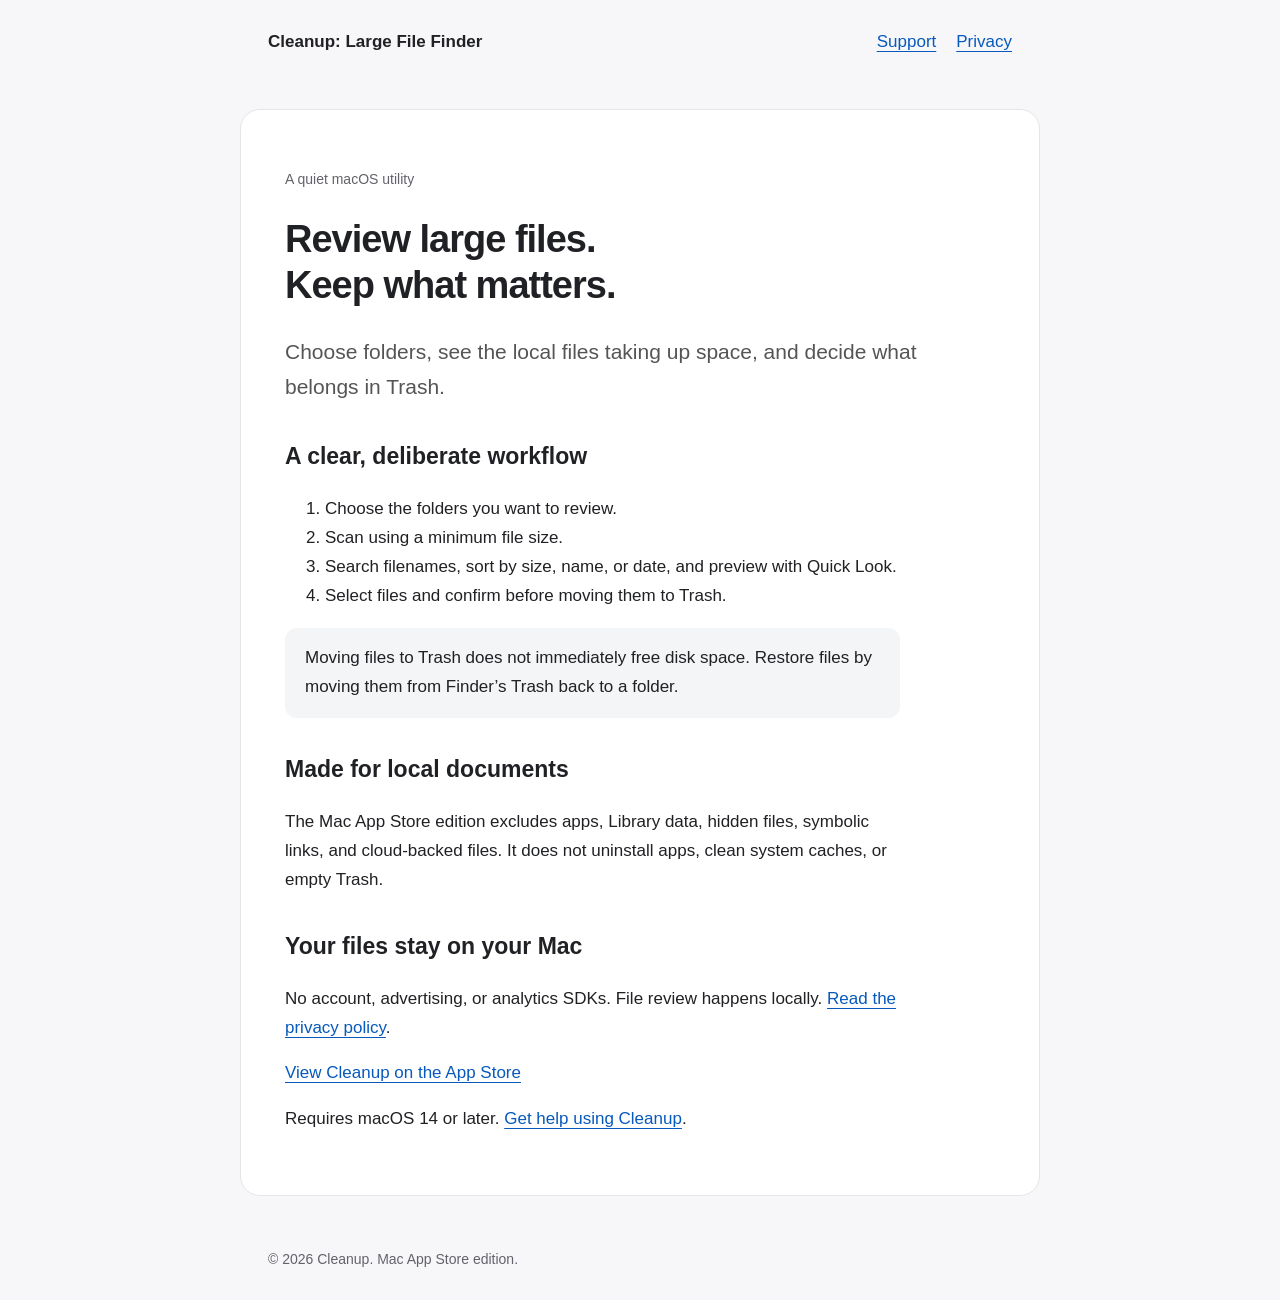
<file: index.html>
<!doctype html><html lang="en"><head><meta charset="utf-8"><meta name="viewport" content="width=device-width, initial-scale=1"><meta name="description" content="Find and review large local files with Cleanup. Support and privacy information for the macOS storage utility."><title>Cleanup: Large File Finder — review storage and disk space</title><link rel="stylesheet" href="style.css"></head><body><header><a href="index.html">Cleanup: Large File Finder</a><nav aria-label="Main"><a href="support.html">Support</a><a href="privacy.html">Privacy</a></nav></header><main><p class="eyebrow">A quiet macOS utility</p><h1>Review large files.<br>Keep what matters.</h1><p class="lead">Choose folders, see the local files taking up space, and decide what belongs in Trash.</p><h2>A clear, deliberate workflow</h2><ol><li>Choose the folders you want to review.</li><li>Scan using a minimum file size.</li><li>Search filenames, sort by size, name, or date, and preview with Quick Look.</li><li>Select files and confirm before moving them to Trash.</li></ol><p class="note">Moving files to Trash does not immediately free disk space. Restore files by moving them from Finder’s Trash back to a folder.</p><h2>Made for local documents</h2><p>The Mac App Store edition excludes apps, Library data, hidden files, symbolic links, and cloud-backed files. It does not uninstall apps, clean system caches, or empty Trash.</p><h2>Your files stay on your Mac</h2><p>No account, advertising, or analytics SDKs. File review happens locally. <a href="privacy.html">Read the privacy policy</a>.</p><p><a href="https://apps.apple.com/app/id6812154638">View Cleanup on the App Store</a></p><p>Requires macOS 14 or later. <a href="support.html">Get help using Cleanup</a>.</p></main><footer>© 2026 Cleanup. Mac App Store edition.</footer></body></html>
</file>
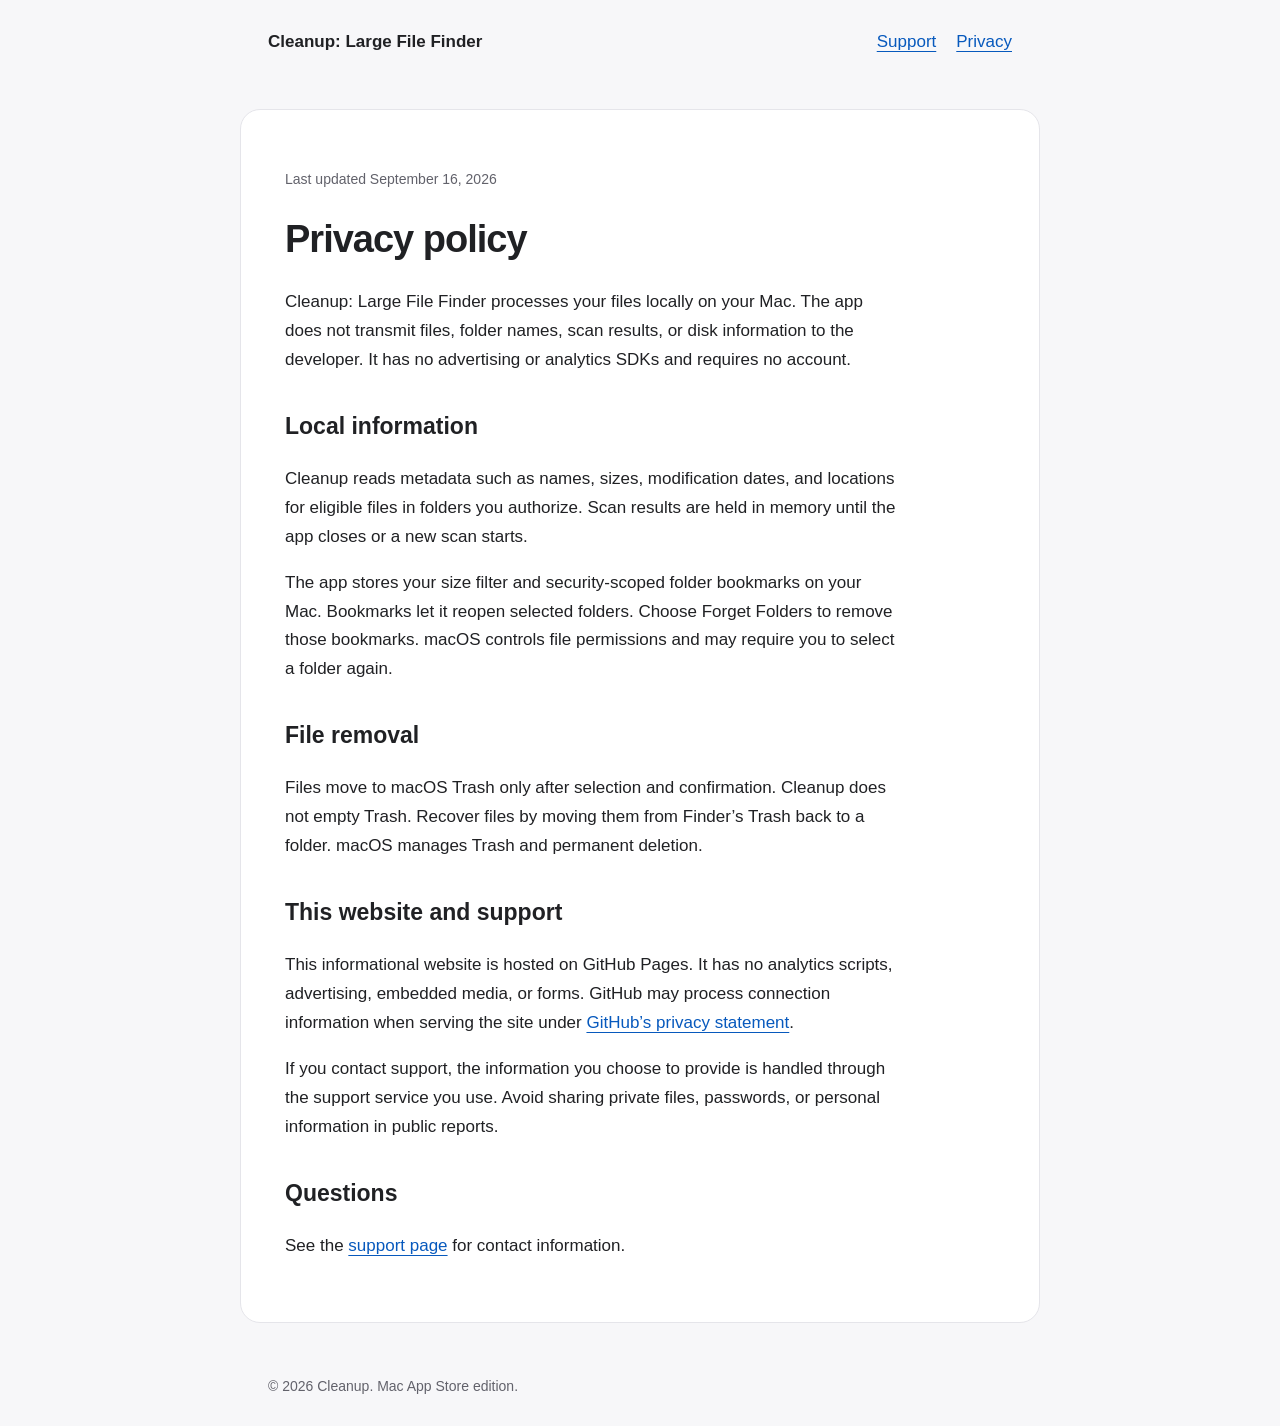
<file: privacy.html>
<!doctype html><html lang="en"><head><meta charset="utf-8"><meta name="viewport" content="width=device-width, initial-scale=1"><meta name="description" content="Find and review large local files with Cleanup. Support and privacy information for the macOS storage utility."><title>Privacy policy · Cleanup</title><link rel="stylesheet" href="style.css"></head><body><header><a href="index.html">Cleanup: Large File Finder</a><nav aria-label="Main"><a href="support.html">Support</a><a href="privacy.html">Privacy</a></nav></header><main><p class="eyebrow">Last updated September 16, 2026</p><h1>Privacy policy</h1><p>Cleanup: Large File Finder processes your files locally on your Mac. The app does not transmit files, folder names, scan results, or disk information to the developer. It has no advertising or analytics SDKs and requires no account.</p><h2>Local information</h2><p>Cleanup reads metadata such as names, sizes, modification dates, and locations for eligible files in folders you authorize. Scan results are held in memory until the app closes or a new scan starts.</p><p>The app stores your size filter and security-scoped folder bookmarks on your Mac. Bookmarks let it reopen selected folders. Choose Forget Folders to remove those bookmarks. macOS controls file permissions and may require you to select a folder again.</p><h2>File removal</h2><p>Files move to macOS Trash only after selection and confirmation. Cleanup does not empty Trash. Recover files by moving them from Finder’s Trash back to a folder. macOS manages Trash and permanent deletion.</p><h2>This website and support</h2><p>This informational website is hosted on GitHub Pages. It has no analytics scripts, advertising, embedded media, or forms. GitHub may process connection information when serving the site under <a href="https://docs.github.com/en/site-policy/privacy-policies/github-general-privacy-statement">GitHub’s privacy statement</a>.</p><p>If you contact support, the information you choose to provide is handled through the support service you use. Avoid sharing private files, passwords, or personal information in public reports.</p><h2>Questions</h2><p>See the <a href="support.html">support page</a> for contact information.</p></main><footer>© 2026 Cleanup. Mac App Store edition.</footer></body></html>
</file>
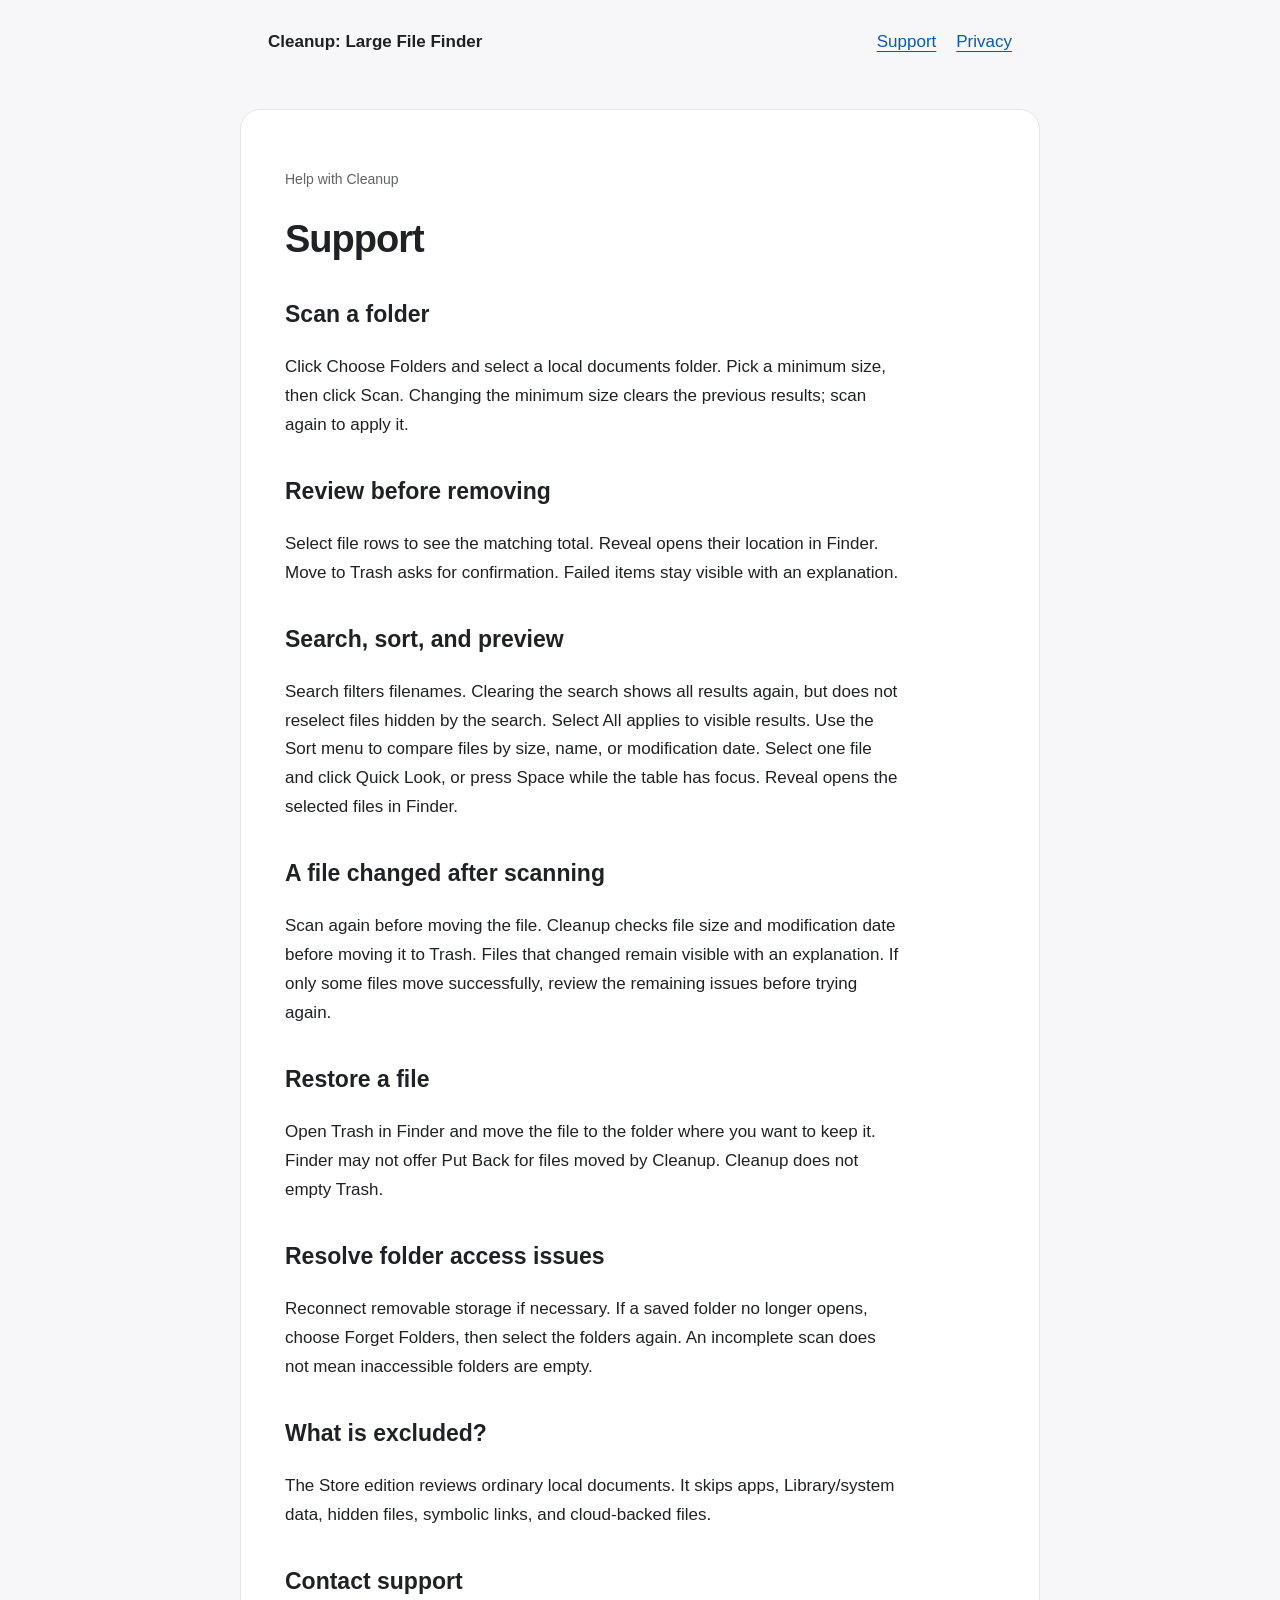
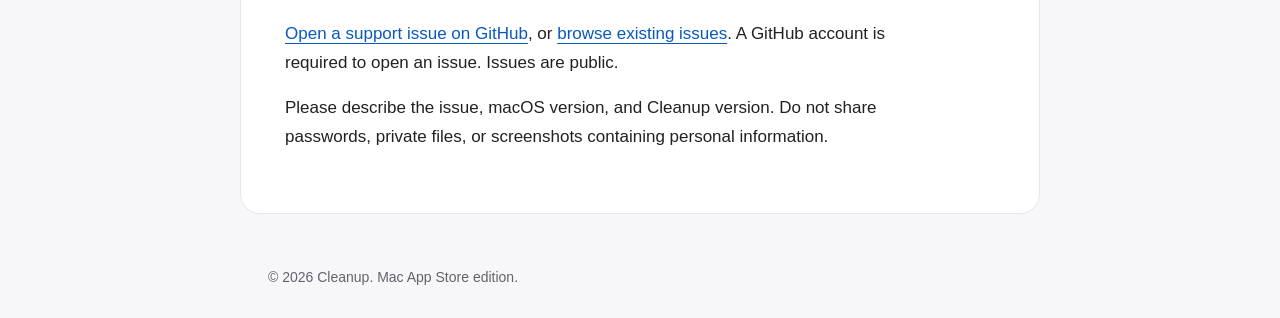
<file: support.html>
<!doctype html><html lang="en"><head><meta charset="utf-8"><meta name="viewport" content="width=device-width, initial-scale=1"><meta name="description" content="Find and review large local files with Cleanup. Support and privacy information for the macOS storage utility."><title>Support · Cleanup</title><link rel="stylesheet" href="style.css"></head><body><header><a href="index.html">Cleanup: Large File Finder</a><nav aria-label="Main"><a href="support.html">Support</a><a href="privacy.html">Privacy</a></nav></header><main><p class="eyebrow">Help with Cleanup</p><h1>Support</h1><h2>Scan a folder</h2><p>Click Choose Folders and select a local documents folder. Pick a minimum size, then click Scan. Changing the minimum size clears the previous results; scan again to apply it.</p><h2>Review before removing</h2><p>Select file rows to see the matching total. Reveal opens their location in Finder. Move to Trash asks for confirmation. Failed items stay visible with an explanation.</p><h2>Search, sort, and preview</h2><p>Search filters filenames. Clearing the search shows all results again, but does not reselect files hidden by the search. Select All applies to visible results. Use the Sort menu to compare files by size, name, or modification date. Select one file and click Quick Look, or press Space while the table has focus. Reveal opens the selected files in Finder.</p><h2>A file changed after scanning</h2><p>Scan again before moving the file. Cleanup checks file size and modification date before moving it to Trash. Files that changed remain visible with an explanation. If only some files move successfully, review the remaining issues before trying again.</p><h2>Restore a file</h2><p>Open Trash in Finder and move the file to the folder where you want to keep it. Finder may not offer Put Back for files moved by Cleanup. Cleanup does not empty Trash.</p><h2>Resolve folder access issues</h2><p>Reconnect removable storage if necessary. If a saved folder no longer opens, choose Forget Folders, then select the folders again. An incomplete scan does not mean inaccessible folders are empty.</p><h2>What is excluded?</h2><p>The Store edition reviews ordinary local documents. It skips apps, Library/system data, hidden files, symbolic links, and cloud-backed files.</p><h2>Contact support</h2><p><a href="https://github.com/kimalex415/cleanup-support/issues/new">Open a support issue on GitHub</a>, or <a href="https://github.com/kimalex415/cleanup-support/issues">browse existing issues</a>. A GitHub account is required to open an issue. Issues are public.</p><p>Please describe the issue, macOS version, and Cleanup version. Do not share passwords, private files, or screenshots containing personal information.</p></main><footer>© 2026 Cleanup. Mac App Store edition.</footer></body></html>
</file>
<file: style.css>
*{box-sizing:border-box}body{margin:0;background:#f7f7f9;color:#202124;font:17px/1.7 -apple-system,BlinkMacSystemFont,"Segoe UI",sans-serif}header,main,footer{max-width:800px;margin:auto;padding:28px}header{display:flex;justify-content:space-between;gap:24px;align-items:center}a{color:#0759bd;text-underline-offset:4px}nav{display:flex;gap:20px}header>a{color:inherit;text-decoration:none;font-weight:650}main{background:white;border:1px solid #e5e5ea;border-radius:20px;margin:24px auto;padding:44px}h1{font-size:38px;line-height:1.2;letter-spacing:-1px}h2{font-size:23px;margin-top:32px}p,li{max-width:65ch}.eyebrow,footer{color:#62626b;font-size:14px}.lead{font-size:21px;color:#555}.note{padding:16px 20px;background:#f4f5f7;border-radius:12px}a:focus-visible{outline:3px solid #0759bd;outline-offset:4px}@media(max-width:640px){header{flex-wrap:wrap}main{margin:12px;border-radius:14px;padding:24px}h1{font-size:32px}}@media(prefers-color-scheme:dark){body{background:#171719;color:#f3f3f5}main{background:#222225;border-color:#36363c}.lead,.eyebrow,footer{color:#b7b7bf}a{color:#8abaff}.note{background:#303035}}
</file>
